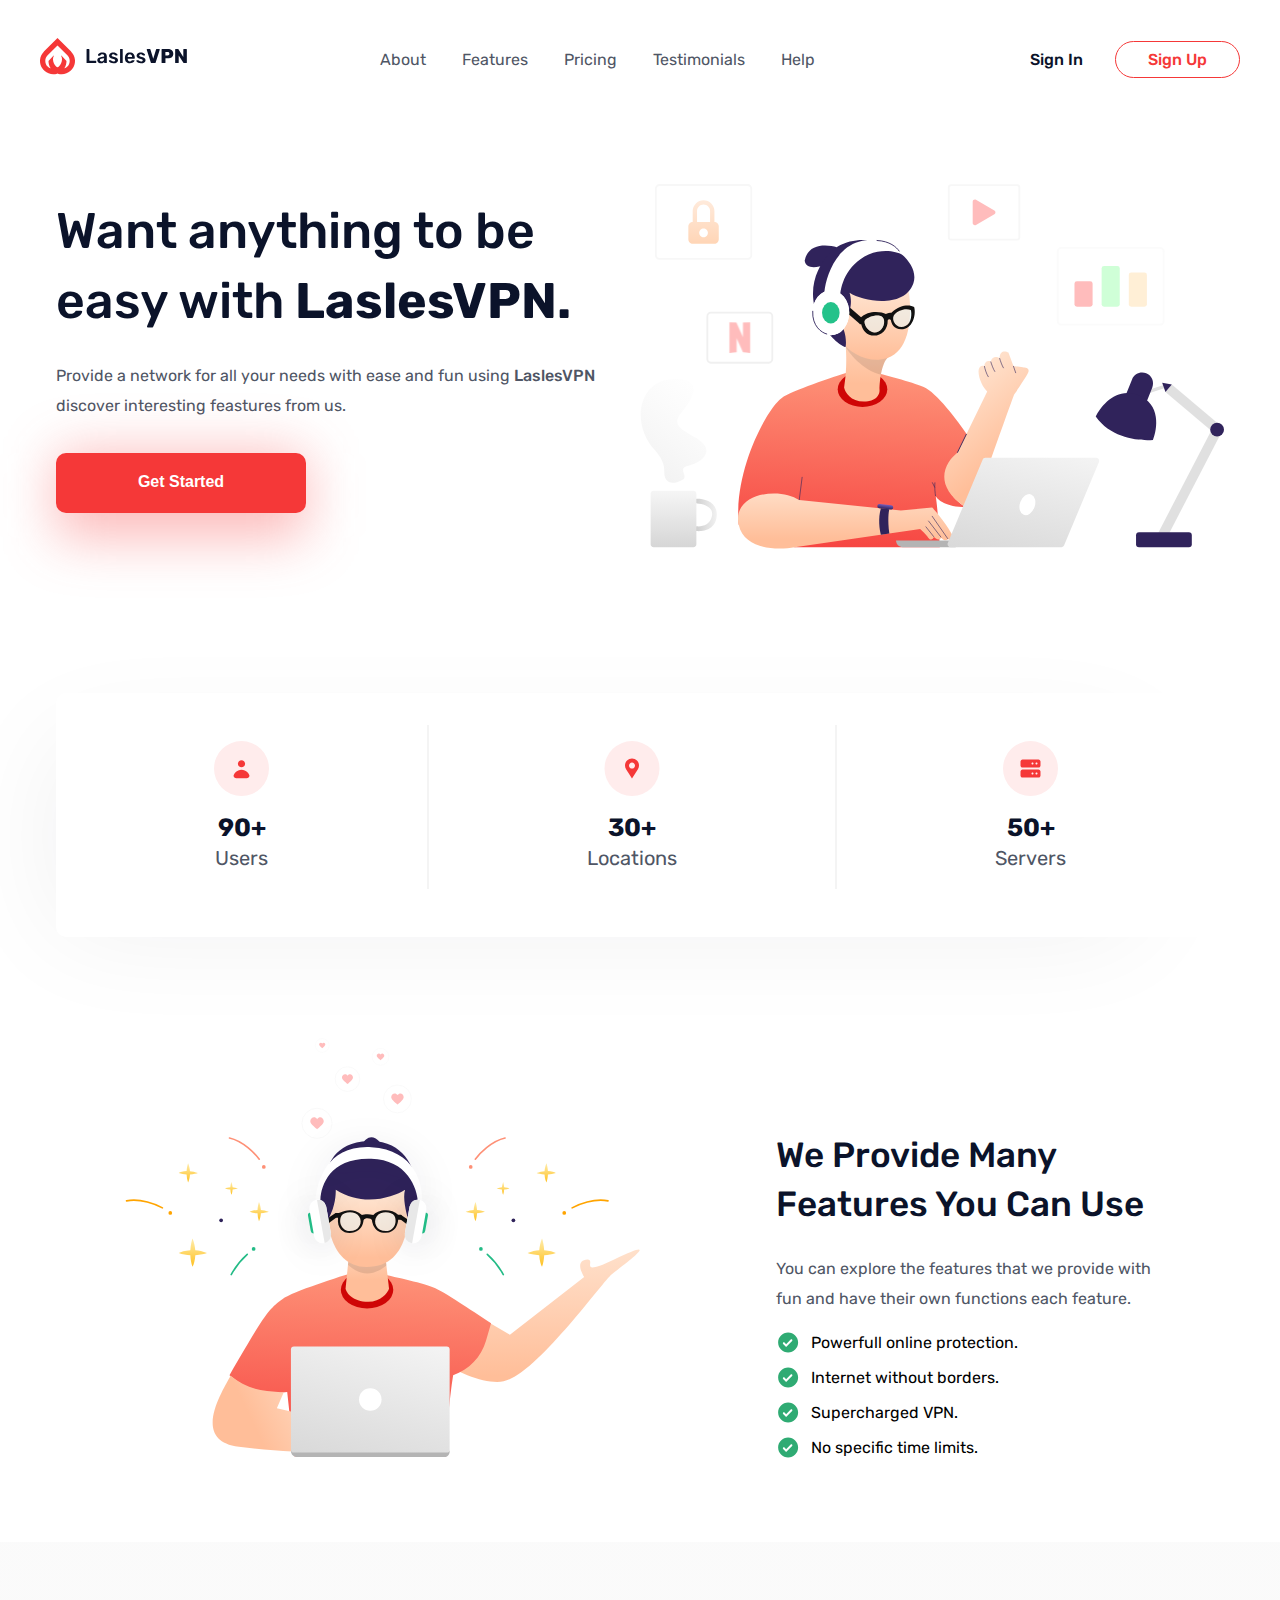
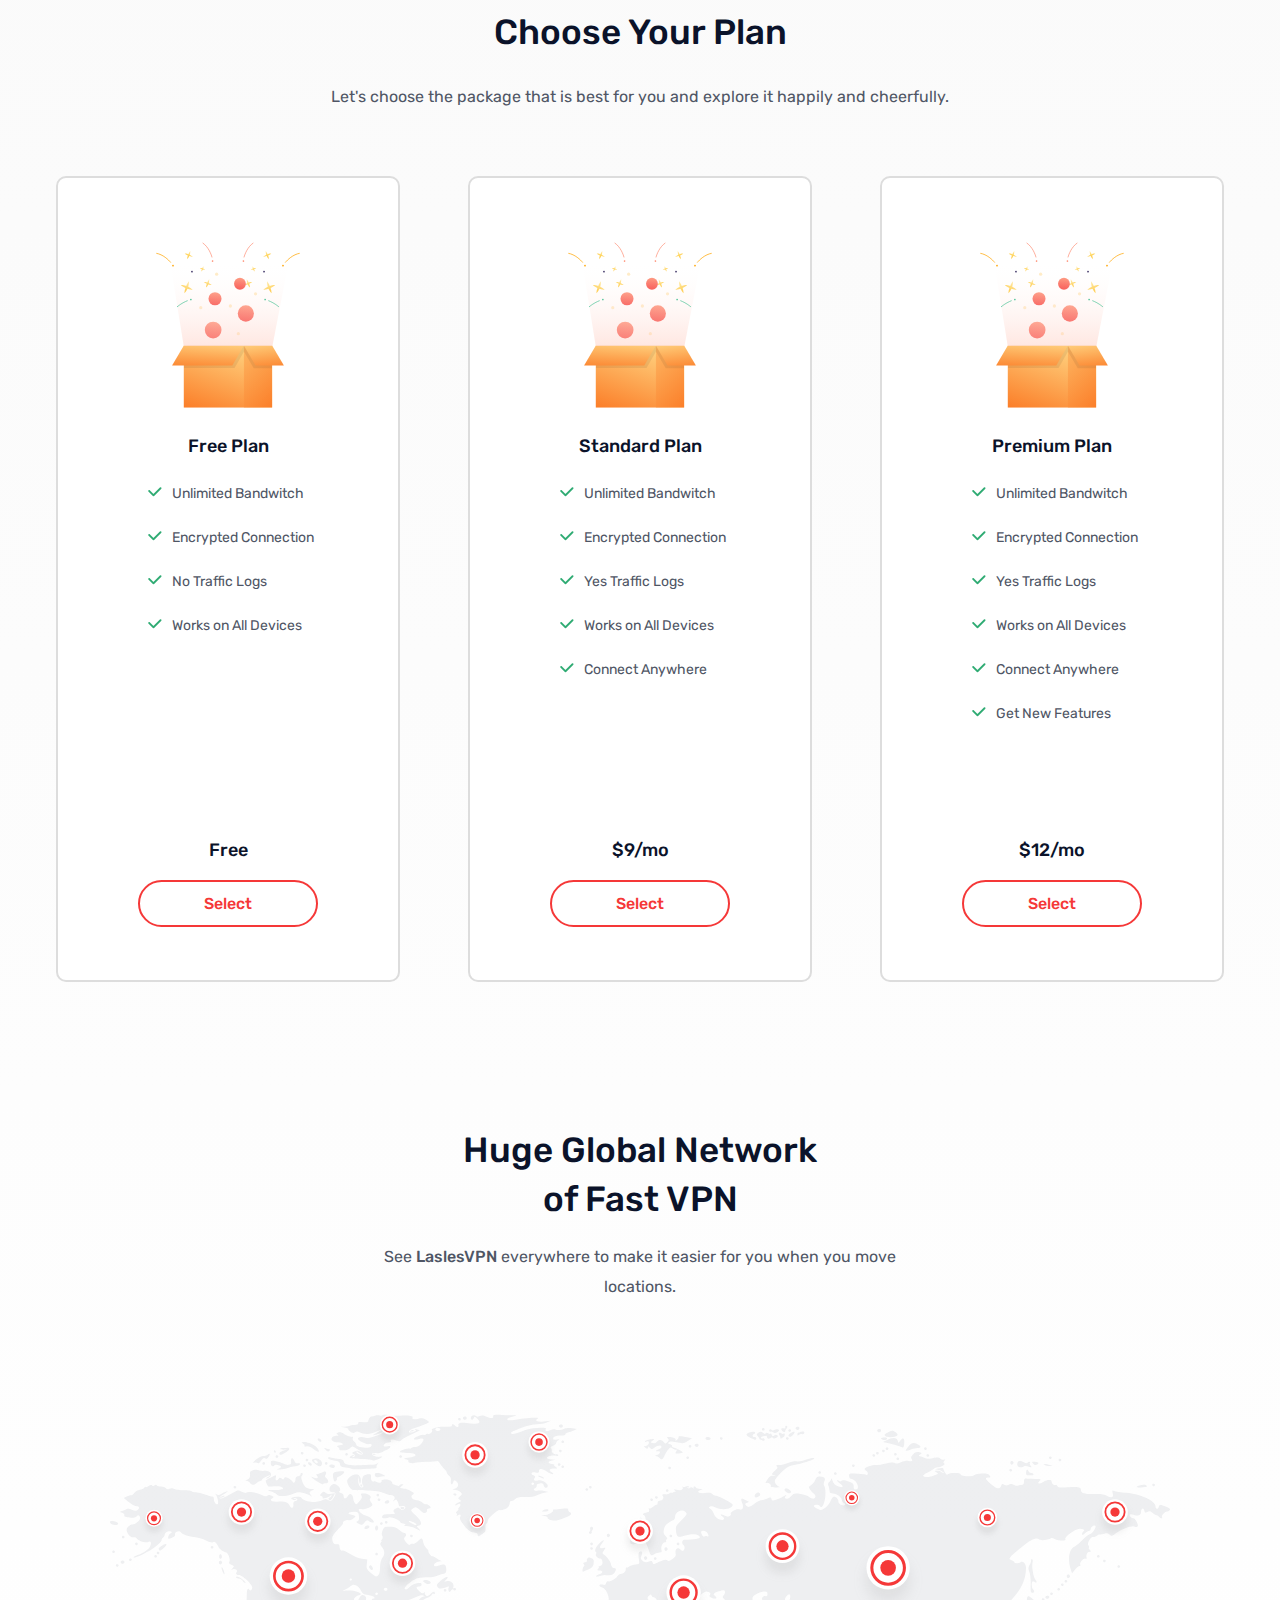
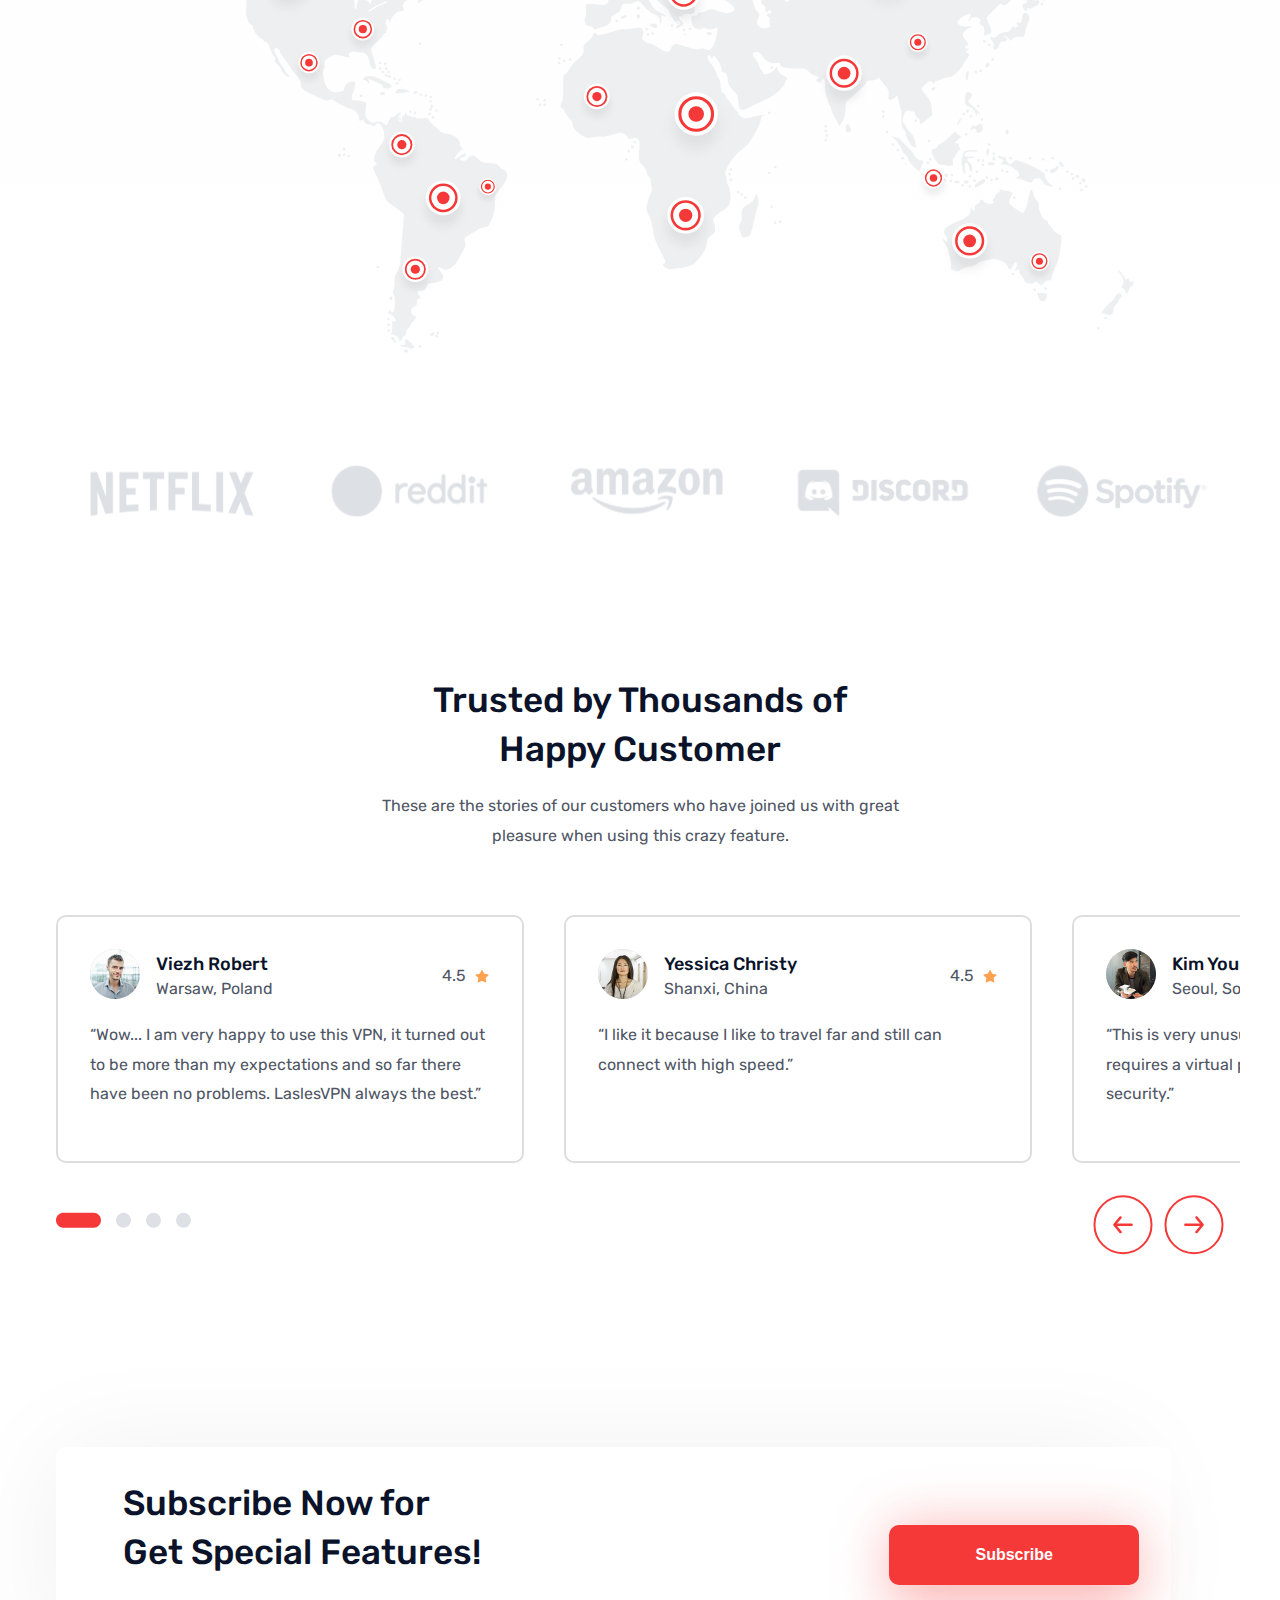
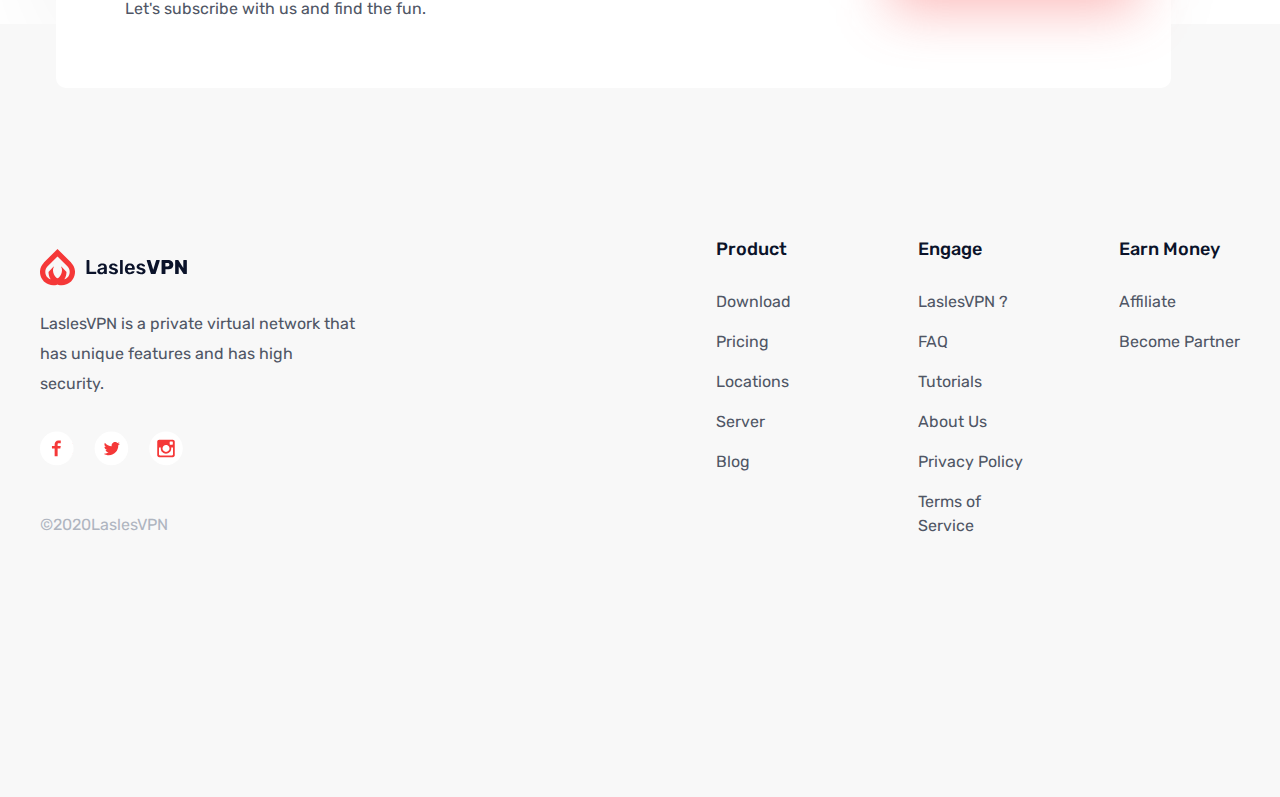
<file: index.html>
<!DOCTYPE html>
<html lang="en">
<head>
    <meta charset="UTF-8">
    <!-- <meta http-equiv="X-UA-Compatible" content="IE=edge"> -->
    <meta name="viewport" content="width=device-width, initial-scale=1.0">
    <title>LaslesVPN</title>

    <!-- Style Sheets -->
    <link rel="stylesheet" href="css/reset.css">
    <link rel="stylesheet" href="css/main.css">

    <!-- Font Link Styles -->
    <link rel="preconnect" href="https://fonts.googleapis.com">
    <link rel="preconnect" href="https://fonts.gstatic.com" crossorigin>
    <link href="https://fonts.googleapis.com/css2?family=Rubik:ital,wght@0,300..900;1,300..900&display=swap" rel="stylesheet">
</head>

<body>

    <!-- Mobile Navigation -->
    <div class="mobile-nav" >
        <a href="index.html" itemscope itemtype="https://schema.org/Organization"><img aria-label="LaslesVPN Logo" src="images/Logo.svg" alt="" class="mobile-logo" itemprop="logo"></a>
        <label class="hamburger-menu" aria-label="Mobile Hamburger Navigation Menu"><input type="checkbox"></label>
        <aside class="sidebar">
            <nav>
                <div><a href="about.html" aria-label="link to About page">About</a></div>
                <div><a href="#features" aria-label="link to Features">Features</a></div>
                <div><a href="#pricing" aria-label="link to Pricing">Pricing</a></div>
                <div><a href="#testimonials" aria-label="link to Testimonials">Testimonials</a></div>
                <div><a href="help.html" aria-label="link to Help page">Help</a></div>
            </nav>
        </aside>
    </div>

    <div class="container">

        <!-- Skip Links -->
        <ul class="skip-links" tabindex="0">
            <li><a href="help.html" aria-label="Button to skip to contact form" >Skip to contact form</a></li>
            <li><a href="index.html#pricing" aria-label="Button to skip to plans and pricing">Skip to plans and pricing</a></li>
            <li><a href="index.html#subscribe" aria-lable="Button to skip to email newsletter sign-up">Skip to email sign-up</a></li>
        </ul>

        <!-- Site Header -->
        <header>
            <!-- Navigation -->
            <nav class="desktop" aria-label="Main site navigation menu">
                <ul class="max-mar">
                    <div class="nav-logo" itemscope itemtype="https://schema.org/Organization">
                        <li class="logo"><a href="index.html"><img aria-label="LaslesVPN Logo" src="images/Logo.svg" alt="" itemprop="logo"></a></li>
                    </div>
                    <div class="nav-items">
                        <li><a href="about.html" aria-label="link to About page" class="nav-pad">About</a></li>
                        <li><a href="#features" aria-label="link to Features" class="nav-pad">Features</a></li>
                        <li><a href="#pricing" aria-label="link to Pricing" class="nav-pad">Pricing</a></li>
                        <li><a href="#testimonials" aria-label="link to Testimonials" class="nav-pad">Testimonials</a></li>
                        <li><a href="help.html" aria-label="link to Help page" class="nav-pad">Help</a></li>
                    </div>
                    <div class="nav-buttons">
                        <li><a href="#" aria-label="Sign In button" class="signin">Sign In</a></li>
                        <li><a href="#" aria-label="Sign Up button" class="signup">Sign Up</a></li>
                    </div>
                </ul>
            </nav>

            <!-- Hero Section -->
            <section class="hero">
                <div class="max-mar">
                    <div class="hero-box" role="banner">
                        <img class="hero-img" src="images/Illustration 1.svg" alt="Illustration of person on a computer">
                        <div class="hero-cta" itemscope itemtype="https://schema.org/Organization">
                            <h1>Want anything to be easy with <em itemprop="brand">LaslesVPN.</em></h1>
                            <p itemprop="description">Provide a network for all your needs with ease and fun using <em itemprop="brand">LaslesVPN</em> discover interesting feastures from us.</p>
                            <div>
                                <a href="about.html" aria-label="Get Started button"><button>Get Started</button></a>
                                <div class="blur"></div>
                            </div>
                        </div>
                    </div>
                </div>
            </section>
         </header>

        <!-- Starting Main Content -->
        <main class="hundo-p" role="main">

            <!-- Statistics Section-->
            <section class="stats max-mar">
                <div class="stats-box">
                    <ul class="stats-white-box">
                        <li><img src="images/Icon/user.svg" alt="Users Icon"><h3>90+</h3><h5>Users</h5></li>
                        <li><img src="images/Icon/location.svg" alt="Location Icon"><h3>30+</h3><h5>Locations</h5></li>
                        <li><img src="images/Icon/Server.svg" alt="Servers Icon"><h3>50+</h3><h5>Servers</h5></li>
                    </ul>
                    <div class="stats-blur"></div>
                </div>
            </section>

            <!-- Features Section -->
            <section id="features" class="features max-mar" role="banner">
                <img class="features-img" src="images/Illustration 2.svg" alt="Illustration of person on a computer surprised">
                <div class="features-cta">
                    <h2>We Provide Many Features You Can Use</h2>
                    <p>You can explore the features that we provide with fun and have their own functions each feature.</p>
                    <ul class="checklist">
                        <li><img src="images/check.svg" alt="checkmark">Powerfull online protection.</li>
                        <li><img src="images/check.svg" alt="checkmark">Internet without borders.</li>
                        <li><img src="images/check.svg" alt="checkmark">Supercharged VPN.</li>
                        <li><img src="images/check.svg" alt="checkmark">No specific time limits.</li>
                    </ul>
                </div>
            </section>

            <div class="gradient">
                <!-- Pricing Section -->
                <section id="pricing" class="pricing max-mar">
                    
                    <div class="pricing-box">
                        <h2>Choose Your Plan</h2>
                        <p>Let's choose the package that is best for you and explore it happily and cheerfully.</p>
                    </div>
                    
                    <div class="long-cards">
                        
                        <!-- Long Card #1 -->
                        <div class="long-card long-1">
                            <div class="conf">
                                <img class="confetti-box long-top" src="images/Illustration/Standard.svg" alt="Box unveiling confetti">
                                <h4 class="long-top">Free Plan</h4>
                                <ul class="checklists long-top">
                                    <li><img src="images/checkmark.png" alt="Checkmark" class="size">Unlimited Bandwitch</li>
                                    <li><img src="images/checkmark.png" alt="Checkmark" class="size">Encrypted Connection</li>
                                    <li><img src="images/checkmark.png" alt="Checkmark" class="size">No Traffic Logs</li>
                                    <li><img src="images/checkmark.png" alt="Checkmark" class="size">Works on All Devices</li>
                                </ul>
                            </div>
                            <div class="sel">
                                <h4 class="long-bottom">Free</h4>
                                <a href="#" aria-label="Select button" class="select long-bottom">Select</a>
                            </div>
                        </div>
                        
                        <!-- Long Card #2 -->
                        <div class="long-card long-1">
                            <div class="conf">
                                <img class="confetti-box long-top" src="images/Illustration/Standard.svg" alt="Box unveiling confetti">
                                <h4 class="long-top">Standard Plan</h4>
                                <ul class="checklists long-top">
                                    <li><img src="images/checkmark.png" alt="Checkmark" class="size">Unlimited Bandwitch</li>
                                    <li><img src="images/checkmark.png" alt="Checkmark" class="size">Encrypted Connection</li>
                                    <li><img src="images/checkmark.png" alt="Checkmark" class="size">Yes Traffic Logs</li>
                                    <li><img src="images/checkmark.png" alt="Checkmark" class="size">Works on All Devices</li>
                                    <li><img src="images/checkmark.png" alt="Checkmark" class="size">Connect Anywhere</li>
                                </ul>
                            </div>
                            <div class="sel">
                                <h4 class="long-bottom">$9/mo</h4>
                                <a href="#" aria-label="Select button" class="select long-bottom">Select</a>
                            </div>
                        </div>
                        
                        <!-- Long Card #3 -->
                        <div class="long-card long-1">
                            <div class="conf">
                                <img class="confetti-box long-top" src="images/Illustration/Standard.svg" alt="Box unveiling confetti">
                                <h4 class="long-top">Premium Plan</h4>
                                <ul class="checklists long-top">
                                    <li><img src="images/checkmark.png" alt="Checkmark" class="size">Unlimited Bandwitch</li>
                                    <li><img src="images/checkmark.png" alt="Checkmark" class="size">Encrypted Connection</li>
                                    <li><img src="images/checkmark.png" alt="Checkmark" class="size">Yes Traffic Logs</li>
                                    <li><img src="images/checkmark.png" alt="Checkmark" class="size">Works on All Devices</li>
                                    <li><img src="images/checkmark.png" alt="Checkmark" class="size">Connect Anywhere</li>
                                    <li><img src="images/checkmark.png" alt="Checkmark" class="size">Get New Features</li>
                                </ul>
                            </div>
                            <div class="sel">
                                <h4 class="long-bottom">$12/mo</h4>
                                <a href="#" aria-label="Select button" class="select long-bottom">Select</a>
                            </div>
                        </div>
                        
                    </div>
                </section>
                
                <!-- Network/Sponsors Section -->
                <section class="global max-mar">
                    
                    <div class="global-box">
                        <h2>Huge Global Network of Fast VPN</h2>
                        <p>See <em>LaslesVPN</em> everywhere to make it easier for you when you move locations.</p>
                        <img class="global-img" src="images/Huge Global.svg" alt="Image of our network coverage map">
                        <img class="sponsors-img" src="images/Sponsored.svg" alt="List of our sponsors: Netflix, Reddit, Amazon, Discord, Spotify">
                    </div>
                    
                </section>
            </div>
                
            <!-- Testimonials Section -->
            <section id="testimonials" class="testimonials max-mar">

                <div class="testimonials-box">
                    <h2>Trusted by Thousands of Happy Customer</h2>
                    <p>These are the stories of our customers who have joined us with great pleasure when using this crazy feature.</p>
                </div>

                <div class="container">
                    <div class="slider-wrapper">

                        <div class="cards slider">
                            
                            <!-- Card #1 -->
                            <div class="card" id="slide-1">
                                <div class="name">
                                    <div class="title">
                                        <img src="images/Testimonials/Viezh.png" alt="Viezh Robert">
                                        <div class="names">
                                            <h4>Viezh Robert</h4>
                                            <p>Warsaw, Poland</p>
                                        </div>
                                    </div>
                                    <div class="star">
                                        <p>4.5</p>
                                        <img src="images/star.svg" alt="yellow star icon">
                                    </div>
                                </div>
                                <p>“Wow... I am very happy to use this VPN, it turned out to be more than my expectations and so far there have been no problems. LaslesVPN always the best.”</p>
                            </div>
                            
                            <!-- Card #2 -->
                            <div class="card" id="slide-2">
                                <div class="name">
                                    <div class="title">
                                        <img src="images/Testimonials/Yessica.png" alt="Yessica Christy">
                                        <div class="names">
                                            <h4>Yessica Christy</h4>
                                            <p>Shanxi, China</p>
                                        </div>
                                    </div>
                                    <div class="star">
                                        <p>4.5</p>
                                        <img src="images/star.svg" alt="yellow star icon">
                                    </div>
                                </div>
                                <p>“I like it because I like to travel far and still can connect with high speed.”</p>
                            </div>
                            
                            <!-- Card #3 -->
                            <div class="card" id="slide-3">
                                <div class="name">
                                    <div class="title">
                                        <img src="images/Testimonials/Kim.png" alt="Kim Young Jou">
                                        <div class="names">
                                            <h4>Kim Young Jou</h4>
                                            <p>Seoul, South Korea</p>
                                        </div>
                                    </div>
                                    <div class="star">
                                        <p>4.5</p>
                                        <img src="images/star.svg" alt="yellow star icon">
                                    </div>
                                </div>
                                <p>“This is very unusual for my business that currently requires a virtual private network that has high security.”</p>
                            </div>
                            
                            <!-- Card #4 -->
                            <div class="card">
                                <div class="name">
                                    <div class="title">
                                        <img src="images/Testimonials/Courtney.png" alt="Courtney Ross">
                                        <div class="names">
                                            <h4>Courtney Ross</h4>
                                            <p>Ottawa, Ontario</p>
                                        </div>
                                    </div>
                                    <div class="star">
                                        <p>4.5</p>
                                        <img src="images/star.svg" alt="yellow star icon">
                                    </div>
                                </div>
                                <p>“Security isn't just a feature; it's the foundation upon which trust is built in today's digital world.”</p>
                            </div>
                            
                            
                        </div>
                        
                        <div class="slider-actions">
                            <div class="slider-nav">
                                <svg width="135" height="16" viewBox="0 0 135 16" fill="none" xmlns="http://www.w3.org/2000/svg">
                                    <circle cx="67.5" cy="8.25293" r="7.5" fill="#DDE0E4"/>
                                    <circle cx="97.5" cy="8.25293" r="7.5" fill="#DDE0E4"/>
                                    <circle cx="127.5" cy="8.25293" r="7.5" fill="#DDE0E4"/>
                                    <path fill-rule="evenodd" clip-rule="evenodd" d="M7.55721 15.7527C7.53816 15.7529 7.51909 15.7529 7.5 15.7529C7.48091 15.7529 7.46184 15.7529 7.44279 15.7527H6.9469V15.7328C3.06303 15.4497 0 12.209 0 8.25293C0 4.29682 3.06303 1.05612 6.9469 0.773015V0.75293H7.5H37.0841V0.764267C37.2218 0.756742 37.3604 0.75293 37.5 0.75293C41.6421 0.75293 45 4.11079 45 8.25293C45 12.3951 41.6421 15.7529 37.5 15.7529C37.3604 15.7529 37.2218 15.7491 37.0841 15.7416V15.7527H7.55721Z" fill="#F53838"/>
                                </svg>
                            </div>
                            <div class="slider-arrows">
                                
                                <svg class="left-arrow" aria-lable="right arrow slider navigation button" width="60" height="61" viewBox="0 0 60 61" fill="none" xmlns="http://www.w3.org/2000/svg">
                                    <circle cx="30" cy="30.2529" r="29" stroke="#F53838" stroke-width="2"/>
                                    <path d="M38.75 29.0029H23.925L28.4625 23.5529C28.6747 23.2976 28.7768 22.9685 28.7463 22.638C28.7158 22.3075 28.5553 22.0026 28.3 21.7904C28.0447 21.5782 27.7156 21.4762 27.3851 21.5066C27.0546 21.5371 26.7497 21.6976 26.5375 21.9529L20.2875 29.4529C20.2455 29.5126 20.2078 29.5752 20.175 29.6404C20.175 29.7029 20.175 29.7404 20.0875 29.8029C20.0308 29.9462 20.0012 30.0988 20 30.2529C20.0012 30.407 20.0308 30.5596 20.0875 30.7029C20.0875 30.7654 20.0875 30.8029 20.175 30.8654C20.2078 30.9306 20.2455 30.9933 20.2875 31.0529L26.5375 38.5529C26.655 38.694 26.8022 38.8075 26.9686 38.8853C27.1349 38.963 27.3164 39.0032 27.5 39.0029C27.7921 39.0035 28.0751 38.9018 28.3 38.7154C28.4266 38.6105 28.5312 38.4816 28.6079 38.3362C28.6846 38.1907 28.7318 38.0316 28.7469 37.8679C28.762 37.7042 28.7447 37.5391 28.6959 37.3821C28.6471 37.2251 28.5678 37.0792 28.4625 36.9529L23.925 31.5029H38.75C39.0815 31.5029 39.3995 31.3712 39.6339 31.1368C39.8683 30.9024 40 30.5844 40 30.2529C40 29.9214 39.8683 29.6034 39.6339 29.369C39.3995 29.1346 39.0815 29.0029 38.75 29.0029Z" fill="#F53838"/>
                                    </svg>

                                    <svg class="right-arrow" aria-label="right arrow slider navigation button" width="60" height="61" viewBox="0 0 60 61" fill="none" xmlns="http://www.w3.org/2000/svg">
                                        <circle cx="30" cy="30.2529" r="29" transform="rotate(-180 30 30.2529)" stroke="#F53838" stroke-width="2"/>
                                        <path d="M21.25 31.5031L36.075 31.5031L31.5375 36.9531C31.3253 37.2083 31.2232 37.5374 31.2537 37.868C31.2842 38.1985 31.4447 38.5034 31.7 38.7156C31.9553 38.9277 32.2844 39.0298 32.6149 38.9993C32.9454 38.9689 33.2503 38.8083 33.4625 38.5531L39.7125 31.0531C39.7545 30.9934 39.7922 30.9307 39.825 30.8656C39.825 30.8031 39.825 30.7656 39.9125 30.7031C39.9692 30.5597 39.9988 30.4072 40 30.2531C39.9988 30.099 39.9692 29.9464 39.9125 29.8031C39.9125 29.7406 39.9125 29.7031 39.825 29.6406C39.7922 29.5754 39.7545 29.5127 39.7125 29.4531L33.4625 21.9531C33.345 21.812 33.1978 21.6985 33.0314 21.6207C32.8651 21.5429 32.6836 21.5028 32.5 21.5031C32.2079 21.5025 31.9249 21.6042 31.7 21.7906C31.5734 21.8955 31.4688 22.0244 31.3921 22.1698C31.3154 22.3153 31.2682 22.4744 31.2531 22.6381C31.238 22.8018 31.2553 22.9669 31.3041 23.1239C31.3529 23.2809 31.4322 23.4268 31.5375 23.5531L36.075 29.0031L21.25 29.0031C20.9185 29.0031 20.6005 29.1348 20.3661 29.3692C20.1317 29.6036 20 29.9216 20 30.2531C20 30.5846 20.1317 30.9025 20.3661 31.137C20.6005 31.3714 20.9185 31.5031 21.25 31.5031Z" fill="#F53838"/>
                                        </svg>
                            </div>
                        </div>
                    </div>
                </div>
                    
                    <!-- Subscribe Section -->
                    <div class="relative" id="subscribe">
                        <section class="subscribe max-mar">
                            <div class="subscribe-box">
                                <div class="subz">
                                    <h2>Subscribe Now for Get Special Features!</h2>
                                    <p>Let's subscribe with us and find the fun.</p>
                                </div>
                                <div class="scribz">
                                    <a href="#" aria-label="Subscribe Now Button"><button>Subscribe</button></a>
                                    <div class="blur"></div>
                                </div>
                            </div>
                            <div class="scribe-blur"></div>
                        </section>
                    </div>    
            </section>
                
        </main>

        <!-- Footer -->
        <footer class="footer">
            <div class="max-mar footer-flex">
                <div class="footer-container">
                    <div class="footer-left">
                        <a href="index.html" class="logo"><img aria-label="LaslesVPN Logo" src="images/Logo.svg" alt=""></a>
                        <p>LaslesVPN is a private virtual network that has unique features and has high security.</p>
                        <div class="socials">
                            <a href="https://www.facebook.com/" ><img class="fb" aria-label="Icon linking to our Facebook page" src="images/Socmed/Facebook.svg" alt=""></a>
                            <a href="https://twitter.com/"><img class="twitter" aria-label="Icon linking to our Twitter profile" src="images/Socmed/Twitter.svg" alt=""></a>
                            <a href="https://www.instagram.com/"><img class="inst" aria-label="Icon linking to our Instagram profile" src="images/Socmed/Instagram.svg" alt=""></a>
                        </div>
                        <div class="copyright-d" role="contentinfo" itemscope itemtype="https://schema.org/Organization">
                            <div itemprop="copyrightHolder">
                                &copy;2020Lasles<em>VPN</em>
                            </div>
                        </div>
                    </div>   
                    <div class="footer-right">
                        <div class="footer-product">
                            <h4>Product</h4>
                            <ul>
                                <li><a href="#">Download</a></li>
                                <li><a href="#">Pricing</a></li>
                                <li><a href="#">Locations</a></li>
                                <li><a href="#">Server</a></li>
                                <li><a href="#">Blog</a></li>
                            </ul>
                        </div>
                        <div class="footer-engage">
                            <h4>Engage</h4>
                            <ul>
                                <li><a href="#">LaslesVPN ?</a></li>
                                <li><a href="#">FAQ</a></li>
                                <li><a href="#">Tutorials</a></li>
                                <li><a href="#">About Us</a></li>
                                <li><a href="#">Privacy Policy</a></li>
                                <li><a href="#">Terms of Service</a></li>
                            </ul>
                        </div>
                        <div class="footer-earn">
                            <h4>Earn Money</h4>
                            <ul>
                                <li><a href="#">Affiliate</a></li>
                                <li><a href="#">Become Partner</a></li>
                            </ul>
                        </div>
                    </div>
                </div>
                <div class="copyright" role="contentinfo" itemscope itemtype="https://schema.org/Organization">
                    <div itemprop="copyrightHolder">
                        &copy;2020Lasles<em>VPN</em>
                    </div>
                </div>
            </div>
        </footer>

    </div>

</body>
</html>
</file>
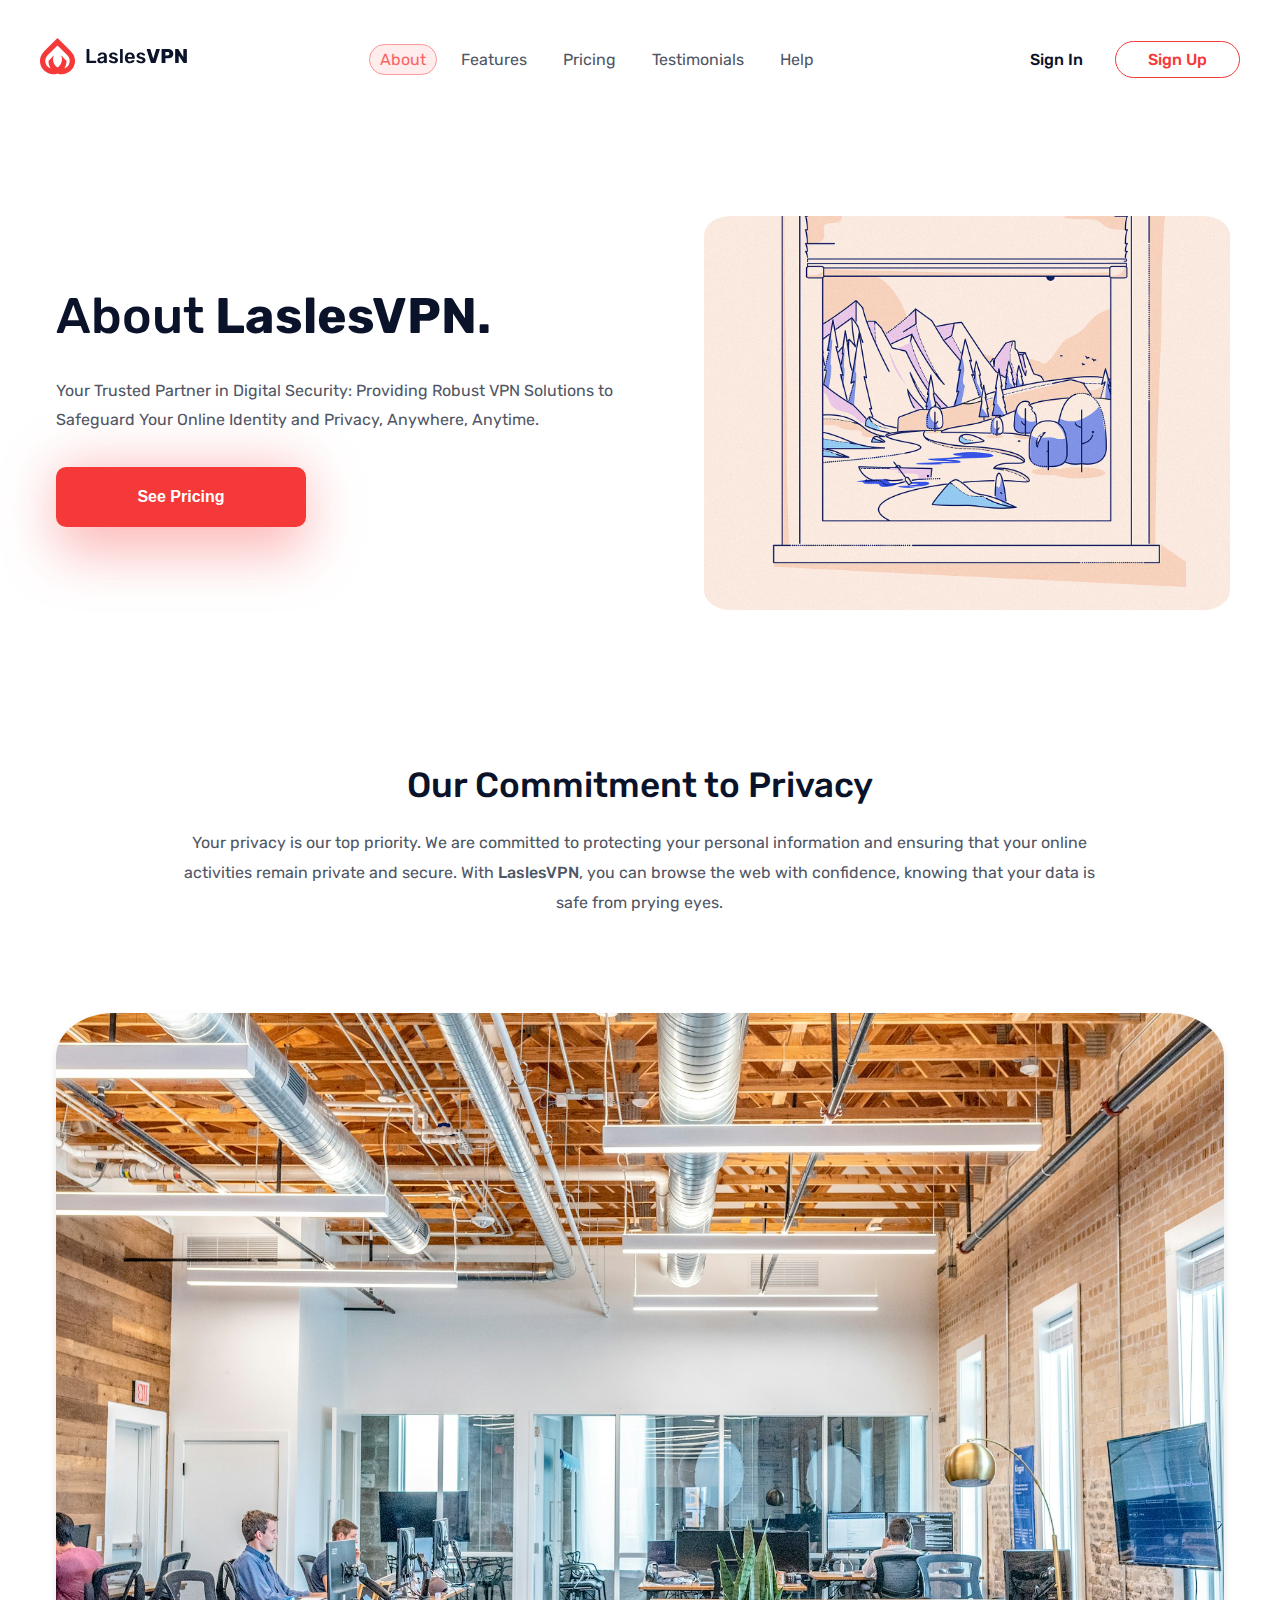
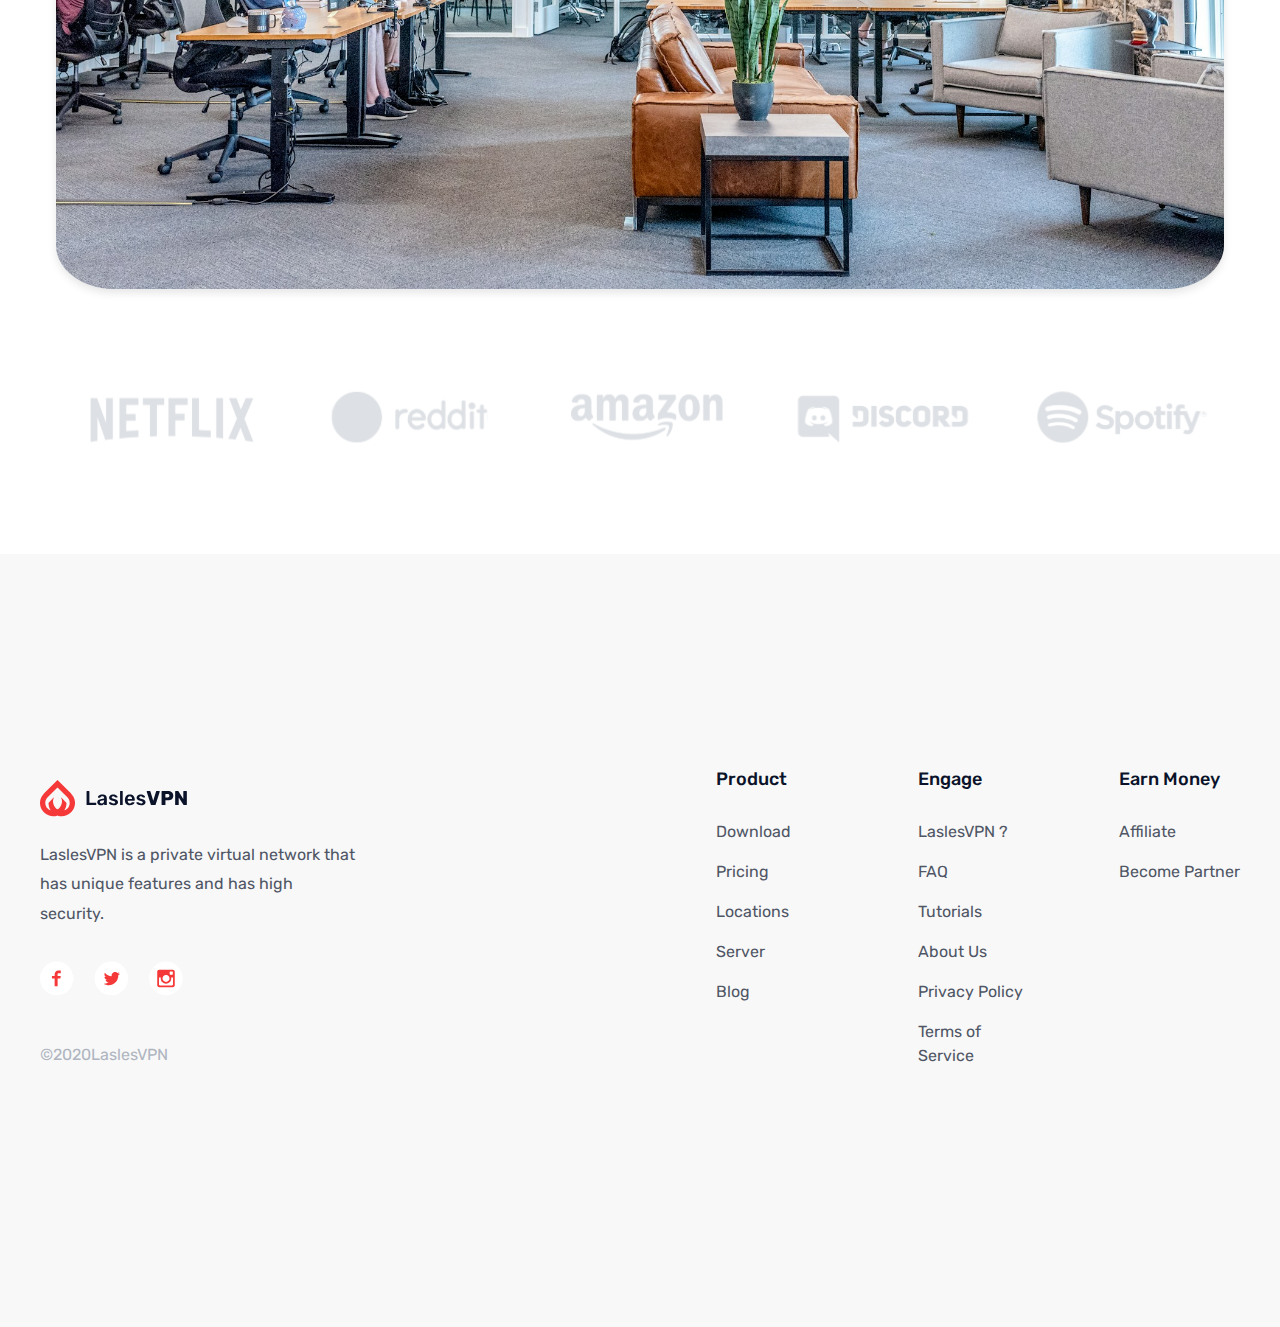
<file: about.html>
<!DOCTYPE html>
<html lang="en">
<head>
    <meta charset="UTF-8">
    <meta http-equiv="X-UA-Compatible" content="IE=edge">
    <meta name="viewport" content="width=device-width, initial-scale=1.0">
    <title>LaslesVPN - About</title>

    <!-- Style Sheets -->
    <link rel="stylesheet" href="css/reset.css">
    <link rel="stylesheet" href="css/main.css">

    <!-- Font Link Styles -->
    <link rel="preconnect" href="https://fonts.googleapis.com">
    <link rel="preconnect" href="https://fonts.gstatic.com" crossorigin>
    <link href="https://fonts.googleapis.com/css2?family=Rubik:ital,wght@0,300..900;1,300..900&display=swap" rel="stylesheet">
</head>

<body>

    <!-- Mobile Navigation -->
    <div class="mobile-nav">
        <a href="index.html" itemscope itemtype="https://schema.org/Organization"><img aria-label="LaslesVPN Logo" src="images/Logo.svg" alt="" class="mobile-logo" itemprop="logo"></a>
        <label class="hamburger-menu" aria-label="Mobile Hamburger Navigation Menu"><input type="checkbox"></label>
        <aside class="sidebar">
            <nav>
                <div><a href="about.html" aria-label="link to About page" id="active-m">About</a></div>
                <div><a href="index.html#features" aria-label="link to Features">Features</a></div>
                <div><a href="index.html#pricing" aria-label="link to Pricing">Pricing</a></div>
                <div><a href="index.html#testimonials" aria-label="link to Testimonials">Testimonials</a></div>
                <div><a href="help.html" aria-label="link to Help page">Help</a></div>
            </nav>
        </aside>
    </div>

    <div class="container">

        <!-- Skip Links -->
        <ul class="skip-links" tabindex="0">
            <li><a href="help.html" aria-label="Button to skip to contact form" >Skip to contact form</a></li>
            <li><a href="index.html#pricing" aria-label="Button to skip to plans and pricing">Skip to plans and pricing</a></li>
            <li><a href="index.html#subscribe" aria-lable="Button to skip to email newsletter sign-up">Skip to email sign-up</a></li>
        </ul>

        <!-- Site Header -->
        <header>
            <!-- Navigation -->
            <nav class="desktop" aria-label="Main site navigation menu">
                <ul class="max-mar">
                    <div class="nav-logo" itemscope itemtype="https://schema.org/Organization" >
                        <li class="logo"><a href="index.html"><img aria-label="LaslesVPN Logo" src="images/Logo.svg" alt="" itemprop="logo"></a></li>
                    </div>
                    <div class="nav-items">
                        <li><a href="about.html" aria-label="link to About page" class="active">About</a></li>
                        <li><a href="index.html#features" aria-label="link to Features" class="nav-pad">Features</a></li>
                        <li><a href="index.html#pricing" aria-label="link to Pricing" class="nav-pad">Pricing</a></li>
                        <li><a href="index.html#testimonials" aria-label="link to Testimonials" class="nav-pad">Testimonials</a></li>
                        <li><a href="help.html" aria-label="link to Help page" class="nav-pad">Help</a></li>
                    </div>
                    <div class="nav-buttons">
                        <li><a href="#" aria-label="Sign In button" class="signin">Sign In</a></li>
                        <li><a href="#" aria-label="Sign Up button" class="signup">Sign Up</a></li>
                    </div>
                </ul>
            </nav>

            <!-- Hero Section -->
            <section class="hero about-hero">
                <div class="max-mar">
                    <div class="hero-box" role="banner">
                        <picture>

                            <source srcset="images/raster/about-us/about-us-320_x_240.jpg,
                            images/raster/about-us/about-us-640_x_480.jpg 2x,
                            images/raster/about-us/about-us-960_x_720.jpg 3x" media="(max-width: 320px)" />

                            <source srcset="images/raster/about-us/about-us-480_x_360.jpg,
                            images/raster/about-us/about-us-960_x_720.jpg 2x,
                            images/raster/about-us/about-us-1440_x_1080.jpg 3x" media="(max-width: 480px)" />

                            <source srcset="images/raster/about-us/about-us-720_x_540.jpg,
                            images/raster/about-us/about-us-1440_x_1080.jpg 2x,
                            images/raster/about-us/about-us-2160_x_1620.jpg 3x" media="(max-width: 720px)" />

                            <source srcset="images/raster/about-us/about-us-960_x_720.jpg,
                            images/raster/about-us/about-us-1920_x_1440.jpg 2x,
                            images/raster/about-us/about-us-2880_x_2160.jpg 3x" media="(max-width: 960px)" />

                            <img class="about-hero-img" aria-label="Illustration of nice view of moutain top" src="images/raster/about-us/about-us.jpeg" alt="">

                        </picture>
                        <div class="hero-cta">
                            <h1 itemscope itemtype="https://schema.org/Organization">About <em itemprop="brand">LaslesVPN.</em></h1>
                            <p>Your Trusted Partner in Digital Security: Providing Robust VPN Solutions to Safeguard Your Online Identity and Privacy, Anywhere, Anytime.</p>
                            <div>
                                <a href="index.html#pricing" aria-label="See pricing button"><button>See Pricing</button></a>
                                <div class="blur"></div>
                            </div>
                        </div>
                    </div>
                </div>
            </section>
         </header>

        <!-- Starting Main Content -->
        <main class="hundo-p" role="main">

            <!-- About Section -->
            <section class="global max-mar">
                    
                <div class="about-box">
                    <h2 role="heading">Our Commitment to Privacy</h2>
                    <p itemscope itemtype="https://schema.org/Organization">Your privacy is our top priority. We are committed to protecting your personal information and ensuring that your online activities remain private and secure. With <em itemprop="brand">LaslesVPN</em>, you can browse the web with confidence, knowing that your data is safe from prying eyes.</p>
                    <picture>

                        <source srcset="images/raster/about/about-320_x_240.jpg,
                                        images/raster/about/about-640_x_480.jpg 2x,
                                        images/raster/about/about-960_x_720.jpg 3x"
                                media="(max-width: 320px)" />

                        <source srcset="images/raster/about/about-480_x_360.jpg,
                                        images/raster/about/about-960_x_720.jpg 2x,
                                        images/raster/about/about-1440_x_1080.jpg 3x"
                                media="(max-width: 480px)" />

                        <source srcset="images/raster/about/about-720_x_540.jpg,
                                        images/raster/about/about-1440_x_1080.jpg 2x,
                                        images/raster/about/about-2160_x_1620.jpg 3x"
                                media="(max-width: 720px)" />

                        <source srcset="images/raster/about/about-960_x_720.jpg,
                                        images/raster/about/about-1920_x_1440.jpg 2x,
                                        images/raster/about/about-2880_x_2160.jpg 3x"
                                media="(max-width: 960px)" />

                        <img class="about-img" src="images/raster/about/about.jpg" alt="Image of our network coverage map">
                    </picture>
                    <img class="sponsors-img" src="images/Sponsored.svg" alt="List of our sponsors: Netflix, Reddit, Amazon, Discord, Spotify">
                </div>
                
            </section>
                
        </main>

        <!-- Footer -->
        <footer class="footer">
            <div class="max-mar footer-flex">
                <div class="footer-container">
                    <div class="footer-left">
                        <a href="index.html" class="logo"><img aria-label="LaslesVPN Logo" src="images/Logo.svg" alt=""></a>
                        <p>LaslesVPN is a private virtual network that has unique features and has high security.</p>
                        <div class="socials">
                            <a href="https://www.facebook.com/" ><img class="fb" aria-label="Icon linking to our Facebook page" src="images/Socmed/Facebook.svg" alt=""></a>
                            <a href="https://twitter.com/"><img class="twitter" aria-label="Icon linking to our Twitter profile" src="images/Socmed/Twitter.svg" alt=""></a>
                            <a href="https://www.instagram.com/"><img class="inst" aria-label="Icon linking to our Instagram profile" src="images/Socmed/Instagram.svg" alt=""></a>
                        </div>
                        <div class="copyright-d" role="contentinfo" itemscope itemtype="https://schema.org/Organization">
                            <div itemprop="copyrightHolder">
                                &copy;2020Lasles<em>VPN</em>
                            </div>
                        </div>
                    </div>   
                    <div class="footer-right">
                        <div class="footer-product">
                            <h4>Product</h4>
                            <ul>
                                <li><a href="#">Download</a></li>
                                <li><a href="#">Pricing</a></li>
                                <li><a href="#">Locations</a></li>
                                <li><a href="#">Server</a></li>
                                <li><a href="#">Blog</a></li>
                            </ul>
                        </div>
                        <div class="footer-engage">
                            <h4>Engage</h4>
                            <ul>
                                <li><a href="#">LaslesVPN ?</a></li>
                                <li><a href="#">FAQ</a></li>
                                <li><a href="#">Tutorials</a></li>
                                <li><a href="#">About Us</a></li>
                                <li><a href="#">Privacy Policy</a></li>
                                <li><a href="#">Terms of Service</a></li>
                            </ul>
                        </div>
                        <div class="footer-earn">
                            <h4>Earn Money</h4>
                            <ul>
                                <li><a href="#">Affiliate</a></li>
                                <li><a href="#">Become Partner</a></li>
                            </ul>
                        </div>
                    </div>
                </div>
                <div class="copyright" role="contentinfo" itemscope itemtype="https://schema.org/Organization">
                    <div itemprop="copyrightHolder">
                        &copy;2020Lasles<em>VPN</em>
                    </div>
                </div>
            </div>
        </footer>

    </div>

</body>
</html>
</file>
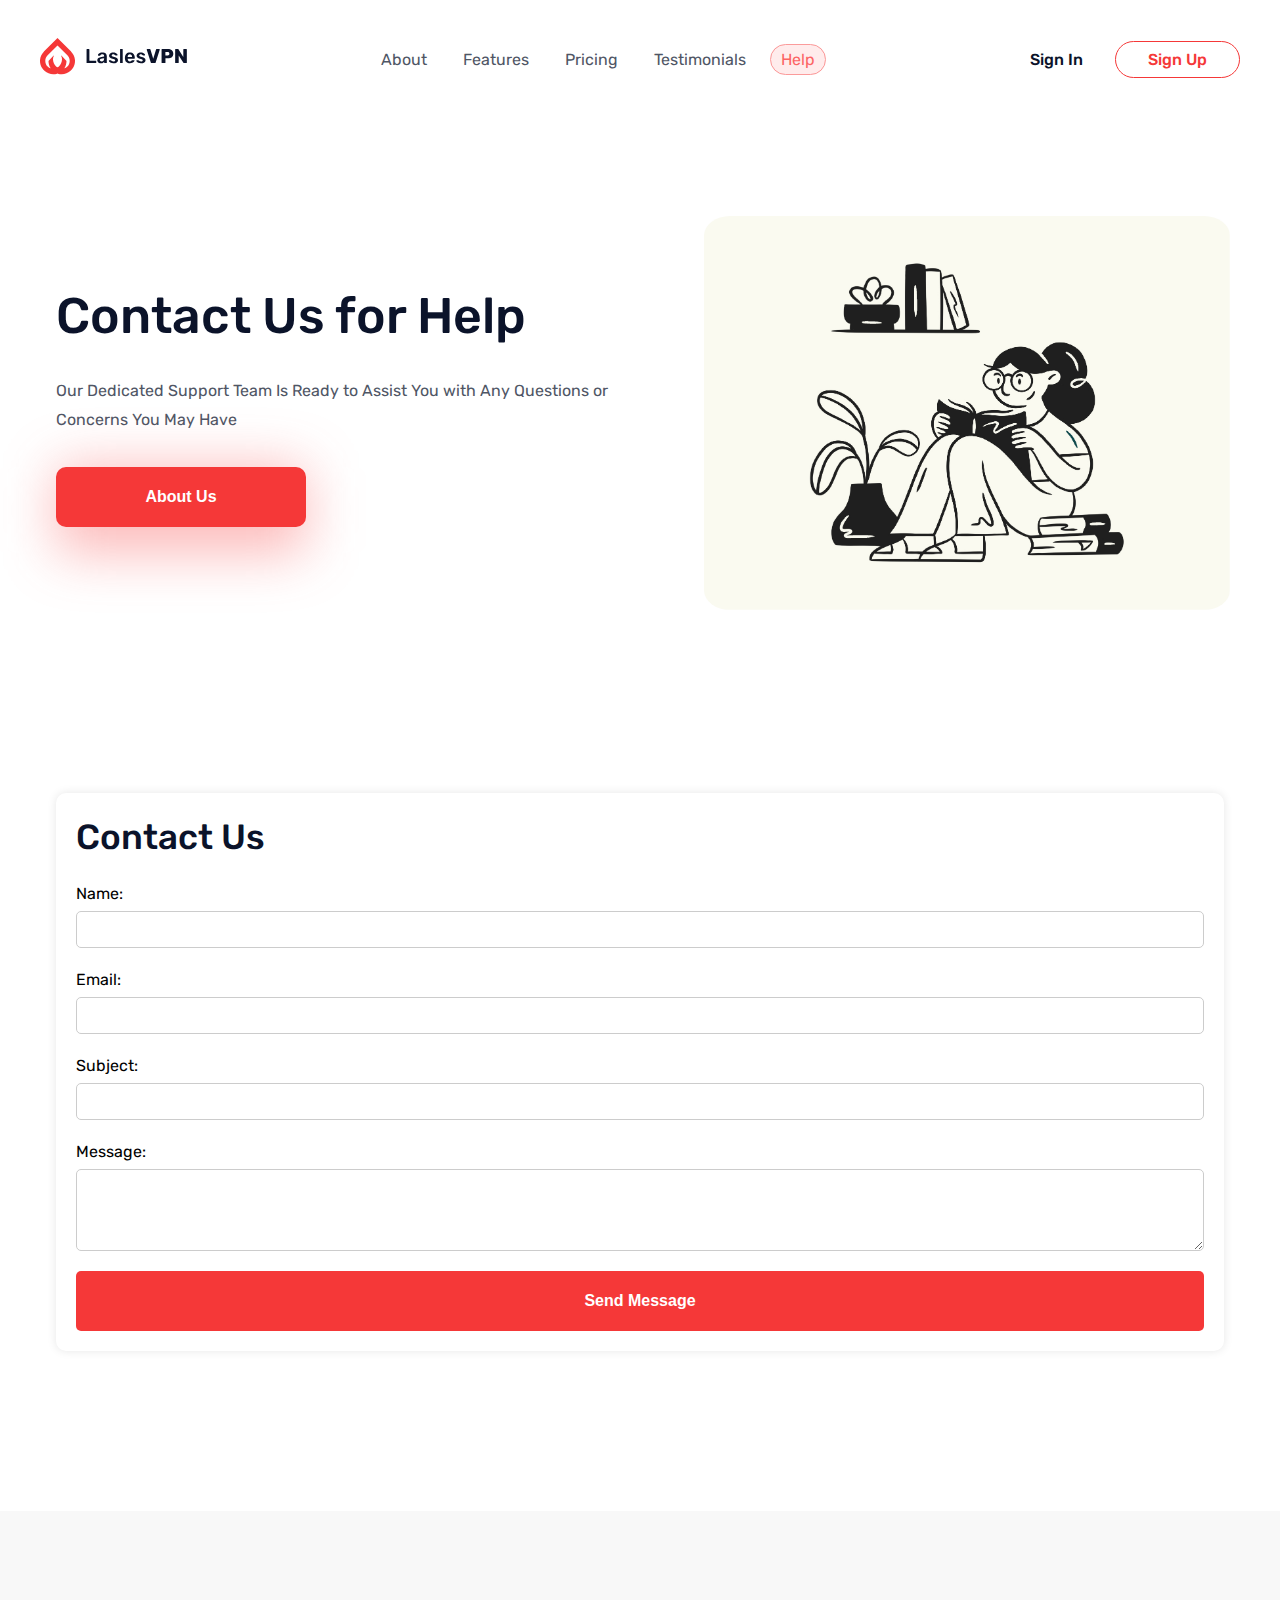
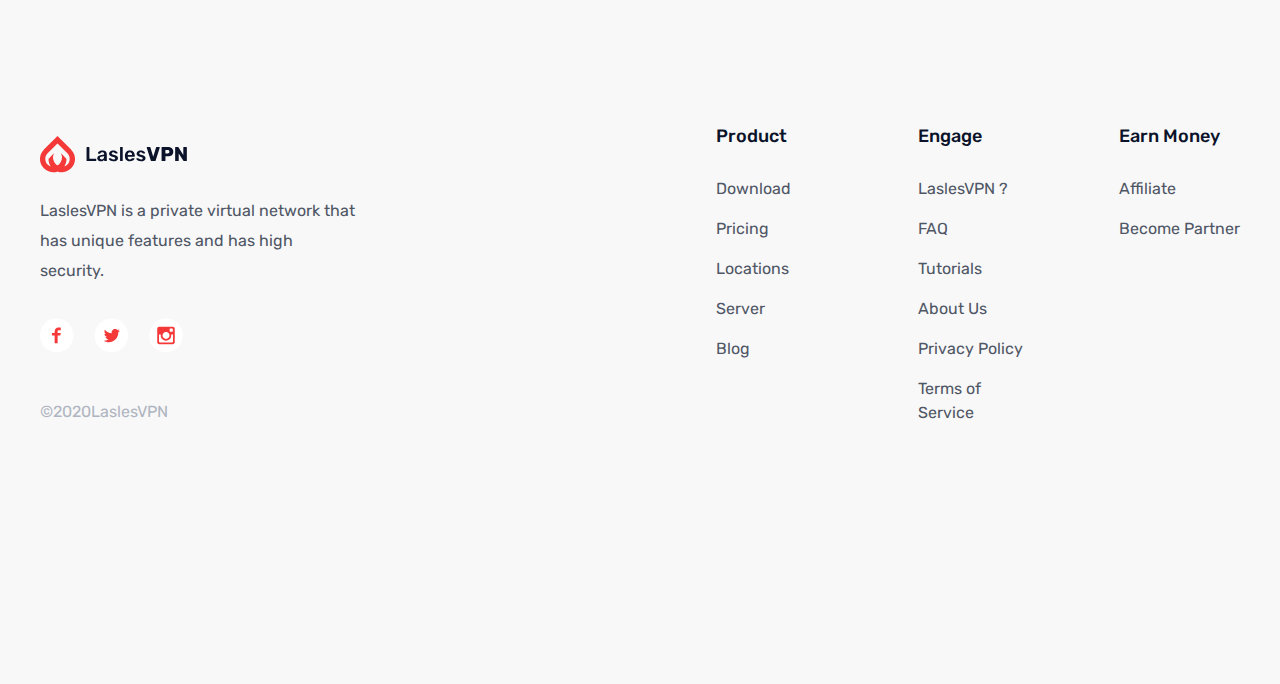
<file: help.html>
<!DOCTYPE html>
<html lang="en">
<head>
    <meta charset="UTF-8">
    <meta name="viewport" content="width=device-width, initial-scale=1.0">
    <title>LaslesVPN - Help</title>

    <!-- Style Sheets -->
    <link rel="stylesheet" href="css/reset.css">
    <link rel="stylesheet" href="css/main.css">

    <!-- Font Link Styles -->
    <link rel="preconnect" href="https://fonts.googleapis.com">
    <link rel="preconnect" href="https://fonts.gstatic.com" crossorigin>
    <link href="https://fonts.googleapis.com/css2?family=Rubik:ital,wght@0,300..900;1,300..900&display=swap" rel="stylesheet">
</head>

<body>

    <!-- Mobile Navigation -->
    <div class="mobile-nav">
        <a href="index.html"><img aria-label="LaslesVPN Logo" src="images/Logo.svg" alt="" class="mobile-logo"></a>
        <label class="hamburger-menu" aria-label="Mobile Hamburger Navigation Menu"><input type="checkbox"></label>
        <aside class="sidebar">
            <nav>
                <div><a href="about.html" aria-label="link to About page">About</a></div>
                <div><a href="index.html#features" aria-label="link to Features">Features</a></div>
                <div><a href="index.html#pricing" aria-label="link to Pricing">Pricing</a></div>
                <div><a href="index.html#testimonials" aria-label="link to Testimonials">Testimonials</a></div>
                <div><a href="help.html" aria-label="link to Help page" id="active-m">Help</a></div>
            </nav>
        </aside>
    </div>

    <div class="container">

        <!-- Site Header -->
        <header>
            <!-- Navigation -->
            <nav class="desktop" aria-label="Main site navigation menu">
                <ul class="max-mar">
                    <div class="nav-logo">
                        <li class="logo"><a href="index.html"><img aria-label="LaslesVPN Logo" src="images/Logo.svg" alt=""></a></li>
                    </div>
                    <div class="nav-items">
                        <li><a href="about.html" aria-label="link to About page" class="nav-pad">About</a></li>
                        <li><a href="index.html#features" aria-label="link to Features" class="nav-pad">Features</a></li>
                        <li><a href="index.html#pricing" aria-label="link to Pricing" class="nav-pad">Pricing</a></li>
                        <li><a href="index.html#testimonials" aria-label="link to Testimonials" class="nav-pad">Testimonials</a></li>
                        <li><a href="help.html" aria-label="link to Help page" class="active">Help</a></li>
                    </div>
                    <div class="nav-buttons">
                        <li><a href="#" aria-label="Sign In button" class="signin">Sign In</a></li>
                        <li><a href="#" aria-label="Sign Up button" class="signup">Sign Up</a></li>
                    </div>
                </ul>
            </nav>

            <!-- Hero Section -->
            <section class="hero about-hero">
                <div class="max-mar">
                    <div class="hero-box">
                        <picture>

                            <source srcset="images/raster/help/help-320_x_240.jpg,
                            images/raster/help/help-640_x_480.jpg 2x,
                            images/raster/help/help-us-960_x_720.jpg 3x" media="(max-width: 320px)" />

                            <source srcset="images/raster/help/help-480_x_360.jpg,
                            images/raster/help/help-960_x_720.jpg 2x,
                            images/raster/help/help-1440_x_1080.jpg 3x" media="(max-width: 480px)" />

                            <source srcset="images/raster/help/help-720_x_540.jpg,
                            images/raster/help/help-1440_x_1080.jpg 2x,
                            images/raster/help/help-2160_x_1620.jpg 3x" media="(max-width: 720px)" />

                            <source srcset="images/raster/help/help-960_x_720.jpg,
                            images/raster/help/help-1920_x_1440.jpg 2x,
                            images/raster/help/help-2880_x_2160.jpg 3x" media="(max-width: 960px)" />

                            <img class="about-hero-img" aria-label="Illustration of a person smiling and reading a book" src="images/raster/help/help.jpg" alt="">

                        </picture>
                        <div class="hero-cta">
                            <h1>Contact Us for Help</h1>
                            <p>Our Dedicated Support Team Is Ready to Assist You with Any Questions or Concerns You May Have</p>
                            <div>
                                <a href="about.html" aria-label="See pricing button"><button>About Us</button></a>
                                <div class="blur"></div>
                            </div>
                        </div>
                    </div>
                </div>
            </section>
         </header>

        <!-- Starting Main Content -->
        <main class="help max-mar">
            <div class="help-width">
                <div class="help-container">
                    <form action="#" method="POST">
                        <h2>Contact Us</h2>
                        <div class="input-group">
                            <label for="name">Name:</label>
                            <input type="text" id="name" name="name" required>
                        </div>
                        <div class="input-group">
                            <label for="email">Email:</label>
                            <input type="email" id="email" name="email" required>
                        </div>
                        <div class="input-group">
                            <label for="subject">Subject:</label>
                            <input type="text" id="subject" name="subject" required>
                        </div>
                        <div class="input-group">
                            <label for="message">Message:</label>
                            <textarea id="message" name="message" rows="4" required></textarea>
                        </div>
                        <button type="submit">Send Message</button>
                    </form>
                </div>
            </div>
        </main>

        <!-- Footer -->
        <footer class="footer">
            <div class="max-mar footer-flex">
                <div class="footer-container">
                    <div class="footer-left">
                        <a href="index.html" class="logo"><img aria-label="LaslesVPN Logo" src="images/Logo.svg" alt=""></a>
                        <p>LaslesVPN is a private virtual network that has unique features and has high security.</p>
                        <div class="socials">
                            <a href="https://www.facebook.com/" ><img class="fb" aria-label="Icon linking to our Facebook page" src="images/Socmed/Facebook.svg" alt=""></a>
                            <a href="https://twitter.com/"><img class="twitter" aria-label="Icon linking to our Twitter profile" src="images/Socmed/Twitter.svg" alt=""></a>
                            <a href="https://www.instagram.com/"><img class="inst" aria-label="Icon linking to our Instagram profile" src="images/Socmed/Instagram.svg" alt=""></a>
                        </div>
                        <div class="copyright-d">
                            &copy;2020Lasles<em>VPN</em>
                        </div>
                    </div>   
                    <div class="footer-right">
                        <div class="footer-product">
                            <h4>Product</h4>
                            <ul>
                                <li><a href="#">Download</a></li>
                                <li><a href="#">Pricing</a></li>
                                <li><a href="#">Locations</a></li>
                                <li><a href="#">Server</a></li>
                                <li><a href="#">Blog</a></li>
                            </ul>
                        </div>
                        <div class="footer-engage">
                            <h4>Engage</h4>
                            <ul>
                                <li><a href="#">LaslesVPN ?</a></li>
                                <li><a href="#">FAQ</a></li>
                                <li><a href="#">Tutorials</a></li>
                                <li><a href="#">About Us</a></li>
                                <li><a href="#">Privacy Policy</a></li>
                                <li><a href="#">Terms of Service</a></li>
                            </ul>
                        </div>
                        <div class="footer-earn">
                            <h4>Earn Money</h4>
                            <ul>
                                <li><a href="#">Affiliate</a></li>
                                <li><a href="#">Become Partner</a></li>
                            </ul>
                        </div>
                    </div>
                </div>
                <div class="copyright">
                    &copy;2020Lasles<em>VPN</em>
                </div>
            </div>
        </footer>

    </div>

</body>
</html>
</file>
<file: css/main.css>
/**************************************************** 
                    Global Styles
 *****************************************************/

 html {
    box-sizing: border-box;
    font-family: Rubik;
 }

 body {
    line-height: 1.5em;
    display:block;
    background-color: #FFF;
 }

.max-mar {
    max-width: 1200px;
    margin: 0 auto;
}

::selection {
    background-color: #FFECEC;
    color: #F53838;
}

:root {
    --bar-width: 40px;
    --bar-height: 4px;
    --hamburger-gap: 6px;
    --foreground: #0B132A;
    --background: #F53838;
    --hamburger-margin-top: 1.8em;
    --hamburger-margin-left: 1em;
    --animation-timing: 200ms ease-in-out;
    --hamburger-height: calc(var(--bar-height) * 3 + var(--hamburger-gap) * 2);
    --lasles-red: #F53838;
    --lasels-blue: #0B132A;
    --lasels-light: #FFECEC;
}

.container {
    width: 100%;
    margin: 0 auto;
}

header {
    width: 100%;
    margin: 0 auto;
}

.gradient {
    background: linear-gradient(180deg, #F8F8F8 -45.04%, rgba(248, 248, 248, 0.00) 88.56%);
}


/* ------------------ SKIP LINKS ------------------ */

.skip-links{
    list-style: none;
    margin: 0;
    padding: 0;
  }
  
  .skip-links a{
    position: absolute;
    top: -3em;
    background-color: black;
    color:white;
    padding: .5em 1em;
    font-weight: bold;
  }
  
  .skip-links a:focus{
    top: 0;
  }
  

/* ------------------ TYPOGRAPHY ------------------ */

p {
    color: #4F5665;
    font-size: 16px;
    font-style: normal;
    font-weight: 400;
    line-height: 187.5%; 
}

h1 {
    color: #0B132A;
    font-size: 50px;
    font-style: normal;
    font-weight: 500;
    line-height: 140%; 
}

h2 {
    color: #0B132A;
    font-size: 35px;
    font-style: normal;
    font-weight: 500;
    line-height: 140%; 
}

h3 {
    color: #0B132A;
    font-size: 25px;
    font-style: normal;
    font-weight: 700;
    line-height: 120%; 
}

h4 {
    color: #0B132A;
    font-size: 18px;
    font-weight: 500;
    font-style: normal;
    line-height: 30px;
}

h5 {
    color: #4F5665;
    font-size: 20px;
    font-style: normal;
    font-weight: 400;
    line-height: 150%; 
}

nav ul li a {
    color: #4F5665;
    font-family: Rubik;
    font-size: 16px;
    font-style: normal;
    font-weight: 400;
    line-height: normal;
    text-decoration: none;
}

.hero-cta h1 em {
    font-weight: 700;
}

.long-card ul li {
    color: #4F5665;
    font-family: Rubik;
    font-size: 14px;
    font-style: normal;
    font-weight: 400;
    line-height: 30px;
}


/* ------------------ BUTTONS ------------------ */

.signin {
    color: #0B132A;
    font-family: Rubik;
    font-size: 16px;
    font-weight: 500;
    padding: 0.5em 2em;
}

.signup {
    padding: .5em 2em;
    border: solid 1px #F53838;
    border-radius: 50px;
    color: #F53838;
    font-size: 16px;
    font-weight: 500;
    transition: background-color 0.3s, color 0.3s;
}

.signup:hover,
.signup:focus {
    padding: .5em 2em;
    border: solid 1px #F53838;
    border-radius: 50px;
    background-color: #F53838;
    color: #fff;
    font-size: 16px;
    font-weight: 500;
}

.hero-cta button   {
    width: 250px;
    height: 60px;
    border-radius: 10px;
    background: #F53838;
    color: #FFF;
    font-size: 16px;
    font-style: normal;
    font-weight: 700;
    line-height: 156.25%;
    border: none;
    cursor: pointer;
    z-index: 3;
    position: absolute;
}

.hero-cta button:hover,
.hero-cta button:focus  {
    width: 250px;
    height: 60px;
    border-radius: 10px;
    background: #ef4a4a;
    color: #FFF;
    font-size: 16px;
    font-style: normal;
    font-weight: 700;
    line-height: 156.25%;
    border: none;
    cursor: pointer;
    z-index: 3;
    position: absolute;
}

.hero-cta .blur {
    position: relative;
    width: 250px;
    height: 85.291px;
    flex-shrink: 0;
    border-radius: 10px;
    background: rgba(245, 56, 56, 0.35);
    filter: blur(27px);
    z-index: 2;
}

.select {
    padding: .75em 4em;
    border: solid 2px #F53838;
    border-radius: 50px;
    color: #F53838;
    font-size: 16px;
    font-weight: 500;
    cursor: pointer;
    text-decoration: none;
}

.select:hover,
.select:focus {
    padding: .75em 4em;
    border: solid 2px #F53838;
    border-radius: 50px;
    color: #fff;
    background-color: #F53838;
    font-size: 16px;
    font-weight: 500;
    cursor: pointer;
    text-decoration: none;
}

.left-arrow {
    width: 60px;
    height: 60px;
    flex-shrink: 0;
    cursor: pointer;
}

.right-arrow {
    width: 60px;
    height: 60px;
    flex-shrink: 0;
    cursor: pointer;
}

.subscribe button   {
    width: 250px;
    height: 60px;
    border-radius: 10px;
    background: #F53838;
    color: #FFF;
    font-size: 16px;
    font-style: normal;
    font-weight: 700;
    line-height: 156.25%;
    border: none;
    cursor: pointer;
    z-index: 3;
    position: absolute;
}

.subscribe button:hover,
.subscribe button:focus  {
    width: 250px;
    height: 60px;
    border-radius: 10px;
    background: #ef4a4a;
    color: #FFF;
    font-size: 16px;
    font-style: normal;
    font-weight: 700;
    line-height: 156.25%;
    border: none;
    cursor: pointer;
    z-index: 3;
    position: absolute;
}

.subscribe .blur {
    position: relative;
    width: 250px;
    height: 85.291px;
    flex-shrink: 0;
    border-radius: 10px;
    background: rgba(245, 56, 56, 0.35);
    filter: blur(27px);
    z-index: 2;
}

.subscribe-box p {
    padding-bottom: 2em;
}

.subscribe-box {
    max-width:100%;
    flex-shrink: 0;
    border-radius: 10px;
    background: #FFF;
}


/* ------------------ NAVIGATION ------------------ */

.active {
    color: #fc6464;
    border: 1.5px solid #fb9b9b;
    padding: .3em .6em;
    border-radius: 999px;
    background-color: var(--lasels-light);
}

#active-m {
    color: var(--lasels-light);
    border: 2px solid var(--lasles-red);
    background-color: var(--lasles-red);
    padding: .3em .6em;
    border-radius: 999px;
}

.nav-pad {
    padding: .3em .6em;
    border: 2px solid rgba(255, 255, 255, 0);
    border-radius: 999px;
}


.signin:hover,
.signin:focus {
    color: #F53838;
}

.nav-items li a:hover,
.nav-items li a:focus {
    color: #F53838;
}

/* --------------------- HEADER -------------------- */

.hero-box {
    padding: 6em 1em 1em 1em;
}

.hero-img {
    width: 100%;
} 

.hero-cta p em {
    font-weight: 500;
}



/* --------------------- STATS -------------------- */

.stats ul {
    display: flex;
    justify-content: space-around;
}

.stats ul li {
    margin: 2em 0 3em 0;
    display: flex;
    flex-direction: column;
    align-items: center;
    padding: 1em;
    flex-grow: 1;

}

.stats-box li img {
    padding: 0 0 1em 0;
}

.stats-box {
    position: relative;
    padding: 1em;
}

.stats-white-box {
    background-color: #FFF;
    border-radius: 10px;
    position: relative;
    z-index: 1;
}

.stats-blur {
    border-radius: 10px;
    opacity: 0.06;
    background: #0D1025;
    filter: blur(57px);
    width: 90%;
    height: 189.218px;
    flex-shrink: 0;
    top: 4em;
    position: absolute;
    z-index: -1;
}


/* --------------------- FEATURES -------------------- */

.features-img {
    width: 90%;
}

.features {
    padding: 0 1em 1em 1em;
}

.features-cta {
    display: flex;
    flex-direction: column;
    justify-content: space-between;
}

.features h2,
.features p,
.features ul {
    padding: .5em 0 .5em 0;
}

.checklist {
    list-style: none;
    padding: 0;
}
  
.checklist li {
    display: flex;
    align-items: center;
    margin-bottom: 10px;
}
  
.checklist li img {
    margin-right: 10px;
}

  /* ----------------------- PLAN --------------------- */

.pricing-box {
    display: flex;
    flex-direction: column;
    align-items: center;
    text-align: center;
    padding: 3em 1em 1em 1em;
}

.pricing h2,
.pricing p {
    padding: .5em 0 .5em 0;
}

.pricing-box h2 {
    padding-bottom: .5em;
}

.long-card {
    display: inline-flex;
    padding: 33px 70px;
    flex-direction: column;
    align-items: center;
    gap: 20px;
    border-radius: 10px;
    border: 2px solid #DDD;
    background: #FFF;
    margin: 1.5em 0 1em 0;
}

.confetti-box {
    width: 144.904px;
    height: 165.374px;
    flex-shrink: 0;
}

.long-card .checklists {
    list-style: none;
    padding: 0;
    margin-bottom: 40px;
}
  
.long-card .checklists li {
    display: flex;
    margin-bottom: 5px; 
}
  
.long-card .checklists li img {
    margin-right: 5px; 
} 

/* ---------------------- NETWORK -------------------- */


.global-box {
    display: flex;
    flex-direction: column;
    align-items: center;
    text-align: center;
    padding: 3em 1em 1em 1em;
}

.global-box h2 {
    padding-bottom: .5em;
}

.global-img {
    padding-top: 2em;
    width: 100%;
    height:300px;
}

.sponsors-img {
    width: 100%;
    height:150px;
}

.global-box p em {
    font-weight: 500;
}

/* --------------------- TESTIMONIALS --------------------- */


.testimonials-box {
    display: flex;
    flex-direction: column;
    align-items: center;
    text-align: center;
    padding: 3em 1em 3em 1em;
}

.testimonials-box h2 {
    padding-bottom: .5em;
}

.cards {
    display: flex;
    overflow-x: auto;
    gap: 50px;
    padding: 1em;
    -webkit-overflow-scrolling: touch;    
}

.card {
    flex: 0 0 auto;
    width: 400px;
    min-width: 300px;
    height: 230px;
    border-radius: 10px;
    border: 2px solid #DDD;
    flex-direction: column;
    padding: 1em;
    display: flex;
    justify-content: start;
}

.card img:nth-child(1){
    width: 50px;
    height: 50px;
    flex-shrink: 0;
    border-radius: 50px;
    background:lightgray 50% / cover no-repeat;
}

.name {
    display: flex;
    justify-content: space-between;
    padding-bottom: 1em;
}

.testimonials {
    margin-bottom: 5em;
}

.slider-arrows {
    display: flex;
    justify-content: end;
    gap: .7em;
}

.slider-actions {
    padding: 1em;
    display: flex;
    flex-direction: row;
    justify-content: space-between;
}

.slider-nav {
    margin-top: 1em;
}

.slider-nav svg circle {
    cursor: pointer;
}

.star {
    display: flex;
    flex-direction: row;
    align-items: center;
    gap: .5em;
}

.names {
    display: flex;
    flex-direction: column;
    align-items: flex-start;
    margin-top: .3em;
}

.title {
    display: flex;
}

.names h4 {
    line-height: 20px;
    text-align: left;
}

.names p {
    text-align: left;
}

.title img {
    margin-right: 1em;
}


/* --------------------- SUBSCRIBE --------------------- */

.subscribe {
    padding: 1em 1em 2em 1em;
}

/* ------------------------ FOOTER ----------------------- */

.footer {
    padding: 2em 1em 1em 1em;
    background-color: #F8F8F8;
}

.footer-left {
    display:flex;
    flex-direction:column;
    justify-content: left;
    align-items: left;
    text-align: left;
    padding: 1em 0 0 0;
}

.footer-left .logo,
.footer-left p {
    padding: .5em 0;
}

.footer-left p {
    max-width: 320px; 
}

.footer-right a{
    text-decoration: none;
    color: #4F5665;
}

.footer-right ul li {
    padding: .5em 0 .5em 0;
}

.footer-right h4 {
    padding: 1em 0 1em 0;
}

.footer-right {
    display: flex;
    flex-wrap: wrap;
    gap: 2em;
    text-align: left;
    justify-content: space-between;
}

.footer-product,
.footer-engage {
    flex: 1 1 0;
    min-width: 120px;
}

.footer-earn {
    flex-basis: 1 1 0;
}

.copyright {
    display:flex;
    align-items: flex-start;
    padding-top: 2em;
    color: #AFB5C0;
}

.socials-div a img {
    border-radius: 33px;
    filter: drop-shadow(0px 13px 18px rgba(17, 19, 35, 0.08));
}

.socials {
    padding: 1.5em 0 ;
}

.socials img {
    padding-right: 1em;
}

.footer-container ul a:hover,
.footer-container ul a:focus {
    color: var(--lasles-red);
}

.fb:hover,
.fb:focus {
    content: url(/images/Socmed/act/Facebook.svg);
}

.inst:hover,
.inst:focus {
    content: url(/images/Socmed/act/Instagram.svg);
}

.twitter:hover,
.twitter:focus {
    content: url(/images/Socmed/act/Twitter.svg);
}



 /**************************************************** 
                    Mobile Styles
 *****************************************************/

 @media screen and (max-width:930px) {

    /* ------------------ TYPOGRAPHY ------------------ */

    p {
        color: #4F5665;
        font-size: 16px;
        font-style: normal;
        font-weight: 400;
        line-height: 180%; 
    }

    h1 {
        color: #0B132A;
        font-size: 45px;
        font-style: normal;
        font-weight: 500;
        line-height: 120%; 
    }

    h2 {
        color: #0B132A;
        font-size: 30px;
        font-style: normal;
        font-weight: 500;
        line-height: 140%; 
    }


    /* ------------------ NAVIGATION ------------------ */


    .desktop {
        display: none;
    }

    .hamburger-menu {
        --x-width: calc(var(--hamburger-height) * 1.4142135637);
        display: flex;
        flex-direction: column;
        gap: var(--hamburger-gap);
        width: max-content;
        position: absolute;
        top: var(--hamburger-margin-top);
        right: var(--hamburger-margin-left);
        z-index: 2;
        cursor: pointer;
    }

    .hamburger-menu::before,
    .hamburger-menu::after,
    .hamburger-menu input {
        content: "";
        width: var(--bar-width);
        height: var(--bar-height);
        background-color: var(--background);
        border-radius: 9999px;
        transition: opacity var(--animation-timing), width var(--animation-timing), rotate var(--animation-timing), translate var(--animation-timing), background-colour var(--animation-timing);
        transform-origin: left center;
    }

    .hamburger-menu input {
        appearance: none;
        padding: 0;
        margin: 0;
        outline: none;
        pointer-events: none;
    }
    
    .hamburger-menu:has(input:checked)::before {
        rotate: 45deg;
        width: var(--x-width);
        translate: 0 calc(var(--bar-height) / -2);
    }

    .hamburger-menu:has(input:checked)::after {
        rotate: -45deg;
        width: var(--x-width);
        translate: 0 calc(var(--bar-height) / 2);
    }

    .hamburger-menu input:checked {
        opacity: 0;
        width: 0;
    }

    .sidebar {
        transition: translate var(--animation-timing);
        translate: -100%;
        padding-top: 5em;
        background-color: var(--lasels-light);
        color: var(--background);
        width: 100%;
        height: 100vh;
        display: none;
    }

    .hamburger-menu:has(input:checked) + .sidebar {
        translate: 0;
        display:block;
    }

    .sidebar nav {
        display: flex;
        flex-direction: column;
        text-align: center; 
        padding-top: 4em;
    }

    .sidebar nav div{
        padding: 1em 2em;
    }

    .sidebar nav div a{
        text-decoration: none;
        font-size: 25px;
        font-weight: 500;
        color:var(--lasles-red);
    }

    .sidebar nav div a:focus{
        color:var(--lasels-blue);
    }

    .hamburger-menu:has(input:focus-visible)::before,
    .hamburger-menu:has(input:focus-visible)::after,
    .hamburger-menu input:focus-visible {
        border: 1px solid var(--background);
        box-shadow: 0 0 0 1px var(--foreground);
    }

   .mobile-logo {
        position: absolute;
        top: 2.4em;
        left: 1em;
   }

   .hamburger-menu {
    padding-top: 1em;
   }



   /* --------------------- HEADER -------------------- */

   .hero-cta h1 {
    padding: .5em 0;
   }
   
   .hero-cta p {
    padding: 0 0 2em 0;
   }

   .hero-box {
    padding-bottom: 4em;
   }


    /* --------------------- FEATUERS ------------------- */

   .features-img {
    padding-top: 5em;
    }

    /* -------------------- TESTIMONIALS ---------------- */

    .card {
        width: 350px;
    }

    /* -------------------- SUBSCRIBE ------------------- */

    .subscribe {
        padding-top: 6em;
    }

    /* --------------------- FOOTER ------------------- */

    .copyright-d {
        display: none;
    }

}


/**************************************************** 
                    Desktop Styles
 *****************************************************/

 @media screen and (min-width:931px)  {
    
    /* ------------------- NAVIGATION ------------------- */

    nav ul {
        display: flex;
        justify-content: space-between;
        justify-items: center;
        align-items: center;
    }
    
    li.logo {
        justify-items: center;
        align-items: center;
        padding-right: .5em;
    }

    .nav-items {
        display: flex;
        justify-items: center;
        align-items: center;
    }
    
    .nav-items li {
        padding: 1em 0.4em;
    }
    
    .nav-buttons {
        display: flex;
        justify-items: center;
        align-items: center;
    }

    .mobile-nav {
        display: none;
    }

    .desktop {
        padding: 2em 1em 0 1em;
    }


    /* --------------------- HEADER --------------------- */

    .hero-box {
        padding-bottom: 8em;
        display: grid;
        grid-template-areas: 
        "hero-cta hero-img";

        grid-template-columns: 1fr 1fr;
        align-items: center;
        justify-items: center;
    }

    .hero-cta { grid-area: hero-cta;}
    .hero-img { grid-area: hero-img;}

    .hero-cta h1 {
        padding-bottom: .5em;
    }

    .hero-cta p {
        padding-bottom: 2em;
    }


    /* ---------------------- STATS --------------------- */

    .stats ul li:nth-child(-n+2) {
        border-right: solid 2px #f4f4f4;
    }
    

    /* -------------------- FEATURES -------------------- */

    .features { 
        display: grid;
        grid-template-areas: 
        "img cta";
        grid-template-columns: 1.3fr 1fr;
        grid-gap: 2cm;
        padding-top: 6em;
        align-items: center;
        justify-items: center;
        padding: 4em 6em;
    }

    .features-img { grid-area: img;}
    .features-cta { grid-area: cta;}


    .features-cta {
        padding-left: 2em;
        padding-top: 6em; 
    }

    .features-cta h2,
    .features-cta p,
    .features-cta ul li {
        padding-right: 1em;
    }


    /* ---------------------- NETWORK -------------------- */

    .global-img {
        width: 100%;
        max-width: 1060px;
        height: 540px;
        padding: 1em;
    }

    .global-box h2 {
        max-width: 385px;
    }

    .global-box {
        padding-top: 7em;
    }

    .global-box p {
        max-width: 555px;
        margin-bottom: 6em;
    }

    .sponsors-img {
        width: 100%;
        height: 210px;
        padding: 1em;
    }


    /* ------------------- TESTIMONIALS ------------------ */

    .testimonials-box h2 {
        max-width: 450px;
    }

    .testimonials-box p {
        max-width: 555px;
    }

    .card {
        height: 180px;
        padding: 2em;
    }

    .cards {
        gap: 40px;
    }


    /* -------------------- SUBSCRIBE ------------------- */

    .subscribe {
        padding: 5em;
        display: flex;
        justify-content: space-between;
        align-items: center;
        position: absolute;
    }

    .subscribe {
        position: relative;
        padding: 1em;
    }
    
    .subscribe-box {
        border-radius: 10px;
        position: relative;
        z-index: 1;
        width: 90%;
        display: flex;
        justify-content: space-between;
        align-items: center;
    }
    
    .scribe-blur {
        border-radius: 10px;
        opacity: 0.06;
        background: #0D1025;
        filter: blur(57px);
        width: 90%;
        height: 189.218px;
        flex-shrink: 0;
        bottom: 4em;
        position: absolute;
        z-index: -1;
    }

    .subscribe-box h2 {
        max-width: 370px;
        padding-bottom: .5em;
        padding-left: 1em;
    }

    .subscribe-box p {
        padding-left: 2.3em;
    }

    .subscribe-box {
        padding: 2em;
    }

    .relative {
        position: relative;
        bottom: -10em;
        width: 100%;
    }
    


    /* --------------------- FOOTER ---------------------- */

    .footer-container {
        display: flex;
        justify-content: space-between;
        align-items: center;
    }
    
    .footer-right {
        gap: 5em;
    }

    .footer-left {
        margin-right: 3em;
    }

    .footer-product,
    .footer-engage {
        flex: 1 1 0;
        min-width: 120px;
    }

    .footer {
        height: 565px;
        padding-top: 12em;
        position: relative;
    }

    .copyright {
        display: none;
    }

    .copyright-d {
        padding-top: 1em;
        color: #AFB5C0;
    }

    
}

/**************************************************** 
                Custom Card Querry's
 *****************************************************/

 @media screen and (min-width: 1081px) {

    /* --------------------- PLAN ---------------------- */

    .long-cards {
        display: flex;
        justify-content: space-between;
        padding: 1em;
    }

    .long-card {
        height: 674px;
        justify-content: space-between;
        align-items: center;
        text-align: center;
        padding: 4em 5em;
    }

    .conf img,
    .conf h4 {
        padding-bottom: 1em;
    }

    .sel h4 {
        padding-bottom: 1.5em;
    }

    
}


@media screen and (max-width: 1080px) {

    /* ------------------------PLAN --------------------- */

    .long-cards {
        display: flex;
        flex-direction: column;
        align-items: center;
        justify-content: space-between;
        margin-bottom: 3em;
        text-align: center;
    }

    .sel h4 {
        padding-bottom: 1em;
    }

    .conf h4 {
        padding: 1em 0;
    }


}


/**************************************************** 
                        ABOUT US
 *****************************************************/


.about-box {
    display: flex;
    flex-direction: column;
    align-items: center;
    text-align: center;
    padding: 3em 1em 1em 1em;
}

.about-box h2 {
    padding-bottom: .5em;
}

.about-img {
    border-radius: 5%;
}

.sponsors-img {
    width: 100%;
    height:150px;
}

.about-hero-img {
    border-radius: 5%;
    margin-left: 4em;
    width: 90%;
}

.about-hero {
    padding-top: 2em;
}

  
  @keyframes bobbing {
    0%, 100% {
      transform: translateX(-50%) translateY(0);
    }
    50% {
      transform: translateX(-50%) translateY(-10px); 
    }
}



/* ------------------------ DESKTOP --------------------- */

.about-img {
    width: 100%;
    height: 100%;
    box-shadow: 0px 4px 8px rgba(0, 0, 0, 0.1);
}

.about-box {
    padding-top: 1em;
}

.sponsors-img {
    width: 100%;
    height: 210px;
    padding: 1em;
}

.about-box p {
    width: 80%;
    padding-bottom: 6em;
}

.about-box p em{
    font-weight: 500;
}




/* ------------------------ MOBILE--------------------- */

@media screen and (max-width:930px) {
    .about-hero-img {
        border-radius: 30px;
        margin-left: 0;
        margin-top: 2em;
        width: 100%;
    }

    .about-box p{
        width: 90%;
    }

}


/**************************************************** 
                        HELP
 *****************************************************/

  .help-container {
    width: 100%;
    margin: 0 auto; 
    background-color: #fff;
    padding: 20px;
    border-radius: 10px;
    box-shadow: 0 0 10px rgba(0, 0, 0, 0.1);
    box-sizing: border-box; 
  }
  
  form {
    display: grid;
    gap: 20px;
  }
  
  .input-group {
    display: grid;
    gap: 5px;
  }

  
  input[type="text"],
  input[type="email"],
  textarea {
    width: 100%;
    padding: 10px;
    border: 1px solid #ccc;
    border-radius: 5px;
    box-sizing: border-box;
  }
  
  button {
    padding: 10px;
    background-color: var(--lasles-red);
    color: #fff;
    border: none;
    border-radius: 5px;
    cursor: pointer;
    height: 60px;
    font-style: normal;
    font-weight: 700;
    font-size: 16px;
  }
  
  button:hover {
    background-color: #ef4a4a;
  }
  
  .help-width {
    padding: 3em 1em 10em 1em;
  }
  
 /* ------------------------ MOBILE--------------------- */

  @media screen and (max-width: 768px) {
    .help-container {
      padding: 10px;
    }
  }

  
/**************************************************** 
                        SLIDER
 *****************************************************/
</file>
